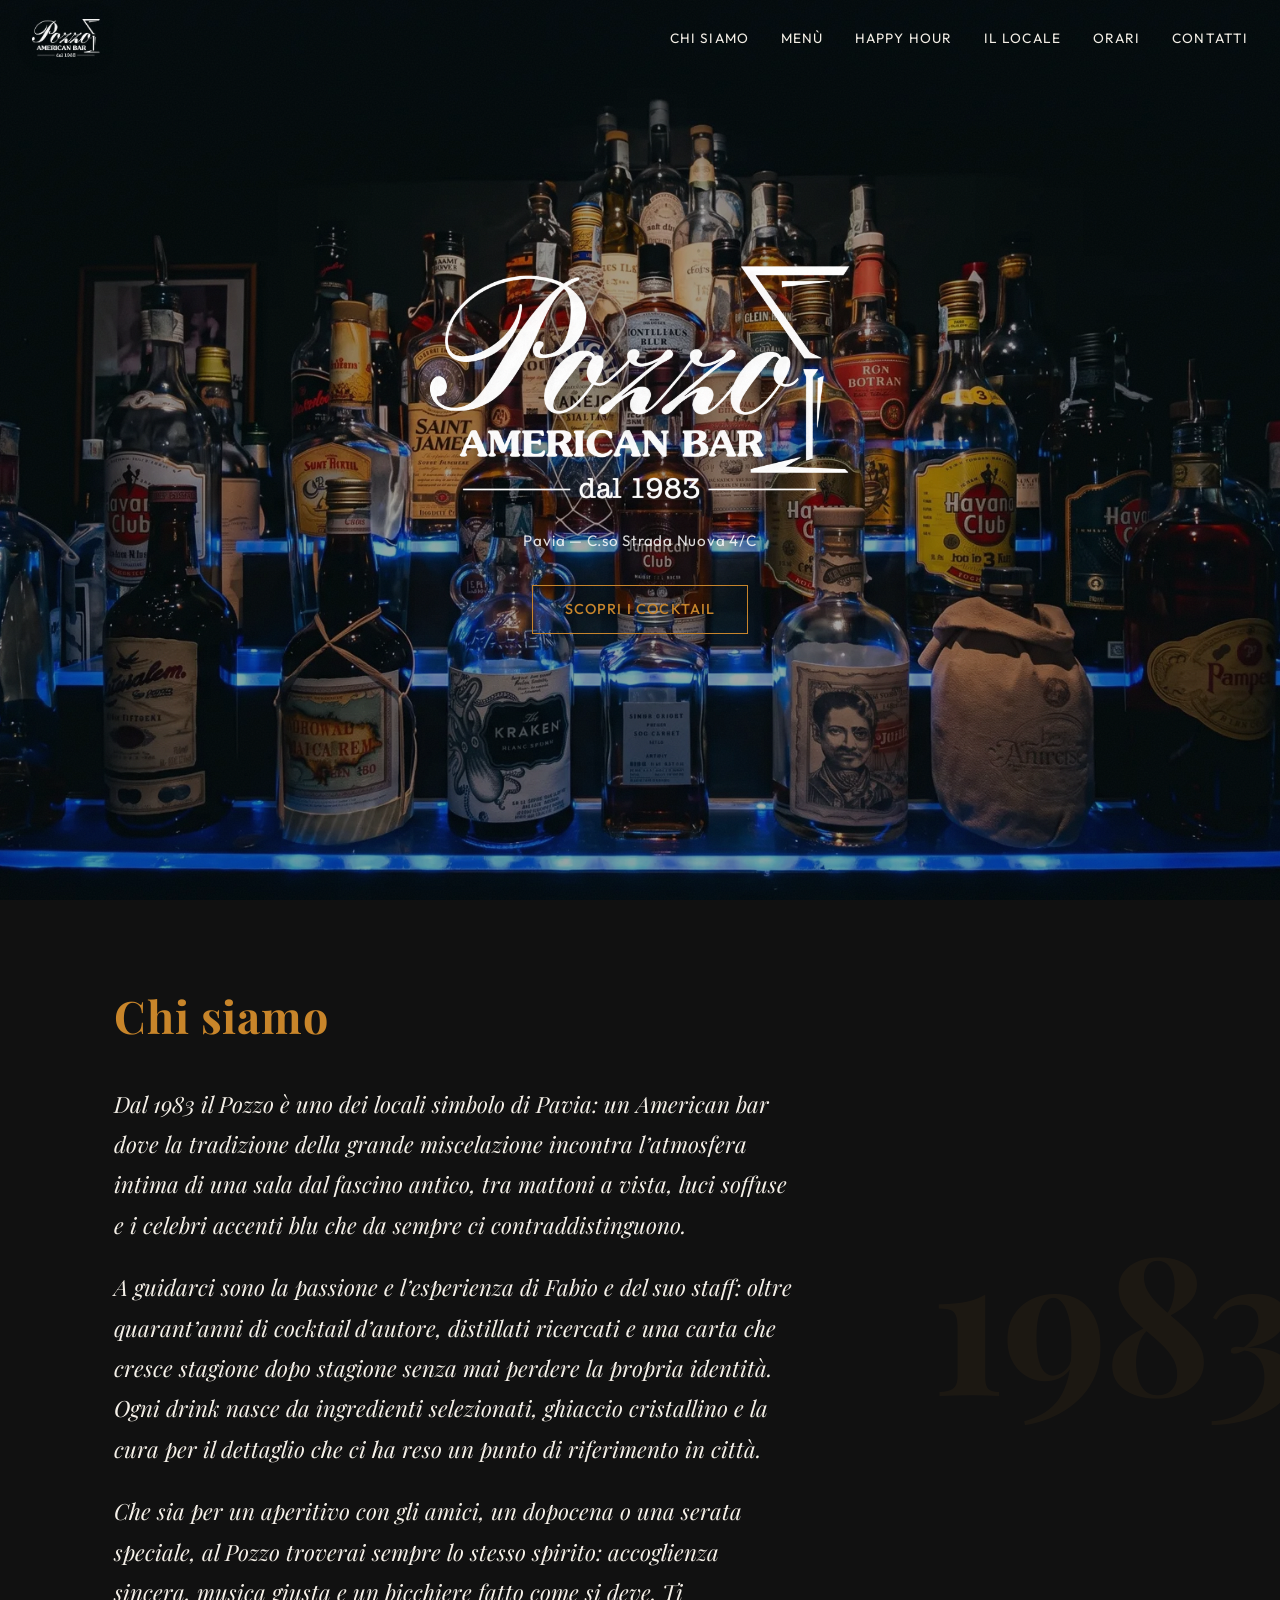
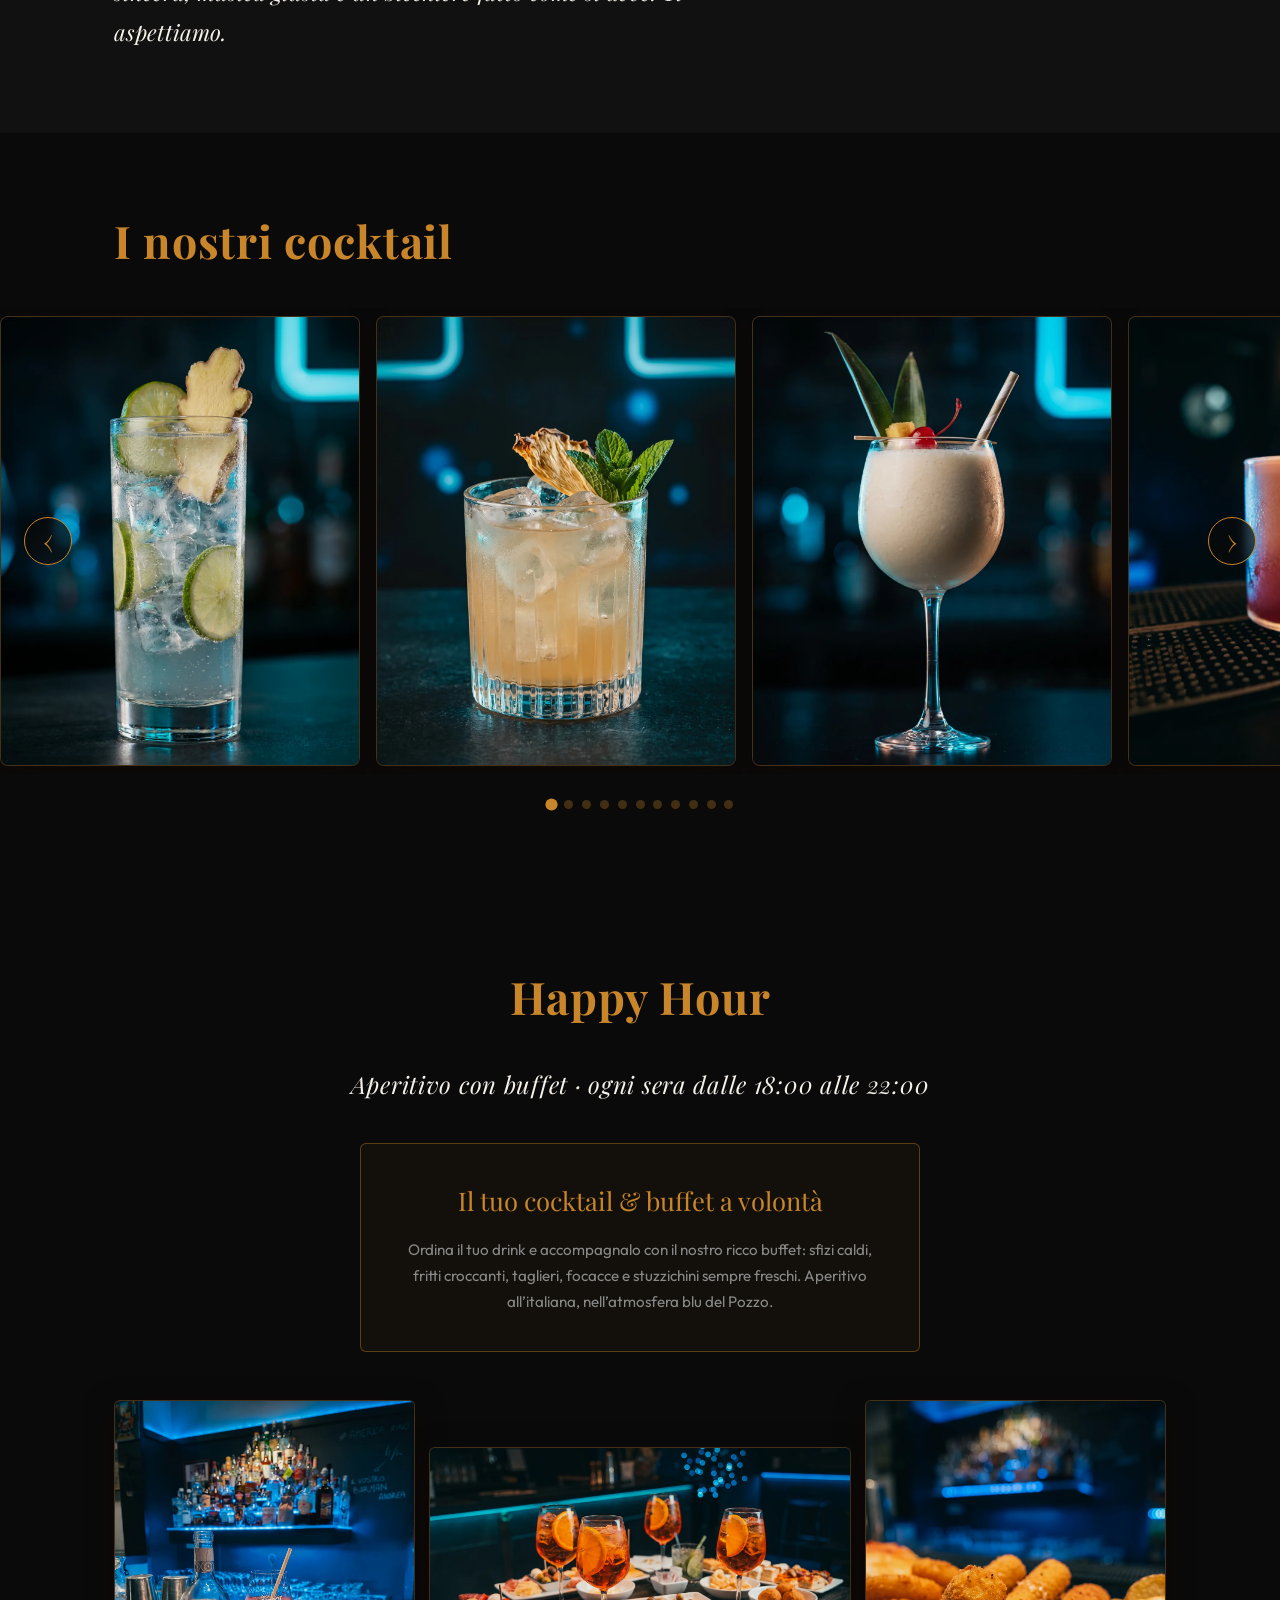
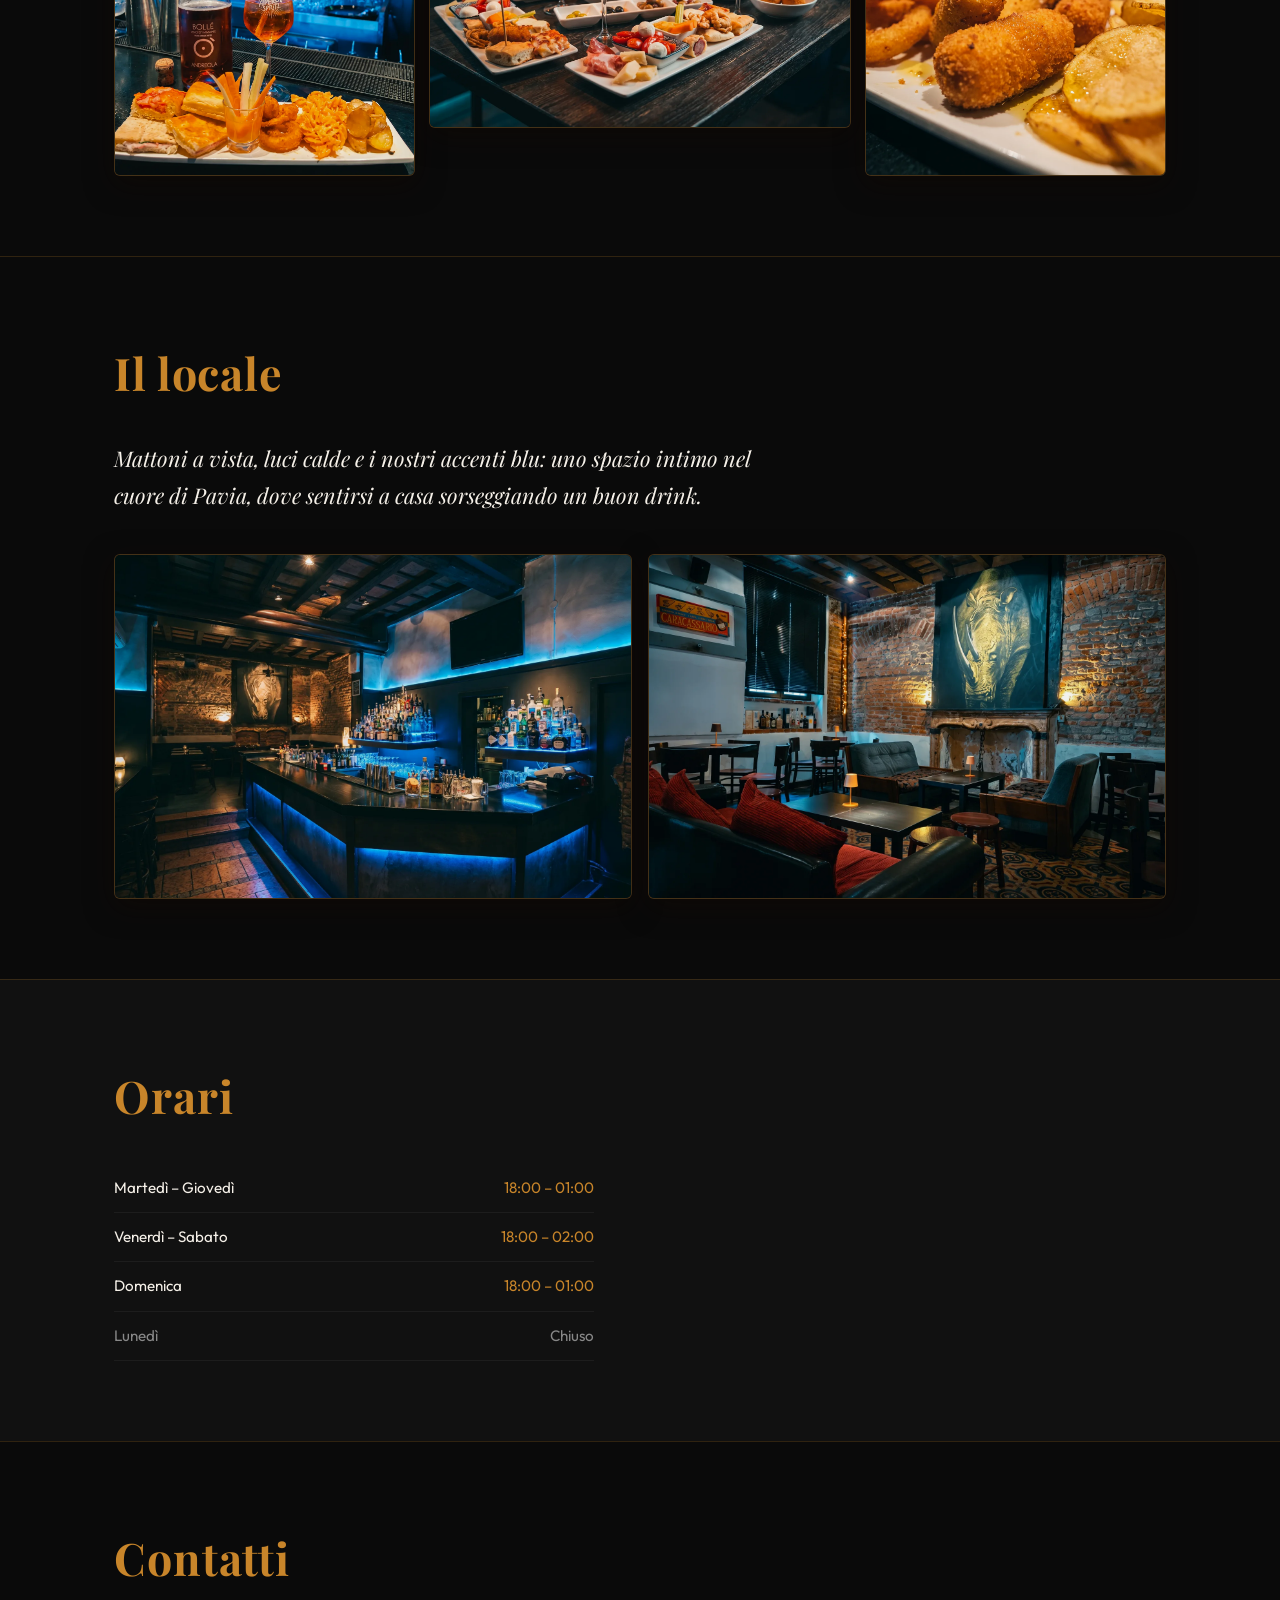
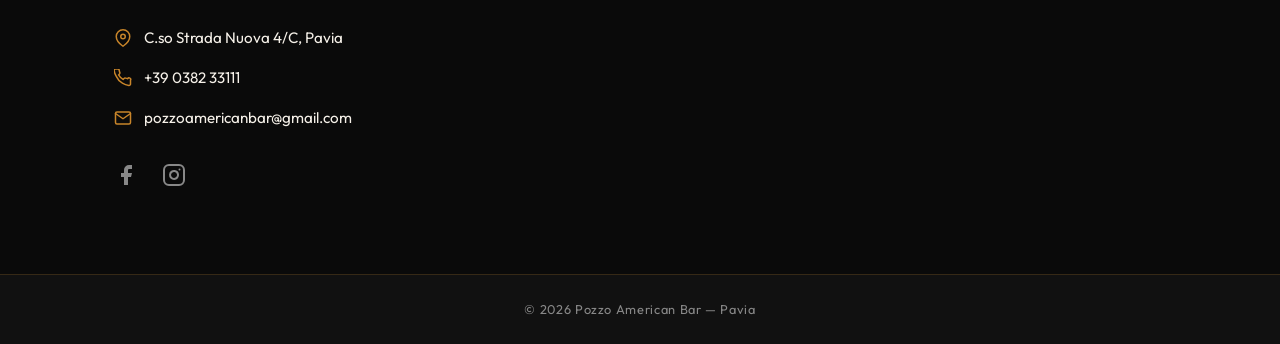
<file: index.html>
<!DOCTYPE html>
<html lang="it">
<head>
  <meta charset="UTF-8">
  <meta name="viewport" content="width=device-width, initial-scale=1.0">
  <meta name="description" content="Pozzo American Bar — Dal 1983 a Pavia. Cocktail d'autore.">
  <title>Pozzo American Bar — Pavia</title>
  <link rel="icon" type="image/png" href="assets/favicon.png">
  <meta property="og:title" content="Pozzo American Bar — Pavia">
  <meta property="og:description" content="Dal 1983 a Pavia. Cocktail d'autore nati dall'esperienza di Fabio e del suo staff.">
  <meta property="og:type" content="website">
  <meta property="og:image" content="assets/hero.webp">
  <meta name="twitter:card" content="summary_large_image">
  <link rel="preconnect" href="https://fonts.googleapis.com">
  <link rel="preconnect" href="https://fonts.gstatic.com" crossorigin>
  <link href="https://fonts.googleapis.com/css2?family=Outfit:wght@300;400;500;600&family=Playfair+Display:ital,wght@0,400;0,700;1,400&display=swap" rel="stylesheet">
  <link rel="stylesheet" href="style.css?v=7">
</head>
<body>
  <a href="#chi-siamo" class="skip-link">Vai al contenuto</a>

  <!-- NAVBAR -->
  <nav class="navbar" id="navbar">
    <a href="#hero" class="navbar__logo" aria-label="Pozzo American Bar"><img src="assets/logo-transparent.png?v=2" alt="Pozzo American Bar" height="38"></a>
    <button class="navbar__toggle" id="navToggle" aria-label="Menu" aria-expanded="false" aria-controls="navLinks">
      <span></span><span></span><span></span>
    </button>
    <ul class="navbar__links" id="navLinks">
      <li><a href="#chi-siamo">Chi siamo</a></li>
      <li><a href="menu.html">Menù</a></li>
      <li><a href="#happy-hour">Happy Hour</a></li>
      <li><a href="#locale">Il locale</a></li>
      <li><a href="#orari">Orari</a></li>
      <li><a href="#contatti">Contatti</a></li>
    </ul>
  </nav>

  <!-- HERO -->
  <section class="hero" id="hero">
    <div class="hero__overlay"></div>
    <div class="hero__content">
      <img src="assets/logo-transparent.png?v=2" alt="Pozzo American Bar" class="hero__logo">
<p class="hero__subtitle">Pavia &mdash; C.so Strada Nuova 4/C</p>
      <a href="#cocktail" class="btn">Scopri i cocktail</a>
    </div>
  </section>

  <!-- CHI SIAMO -->
  <section class="section chi-siamo fade-in" id="chi-siamo">
    <div class="container">
      <h2 class="section__title">Chi siamo</h2>
      <p class="chi-siamo__text">
        Dal 1983 il Pozzo &egrave; uno dei locali simbolo di Pavia: un American bar
        dove la tradizione della grande miscelazione incontra l&rsquo;atmosfera
        intima di una sala dal fascino antico, tra mattoni a vista, luci soffuse
        e i celebri accenti blu che da sempre ci contraddistinguono.
      </p>
      <p class="chi-siamo__text">
        A guidarci sono la passione e l&rsquo;esperienza di Fabio e del suo staff:
        oltre quarant&rsquo;anni di cocktail d&rsquo;autore, distillati ricercati e
        una carta che cresce stagione dopo stagione senza mai perdere la propria
        identit&agrave;. Ogni drink nasce da ingredienti selezionati, ghiaccio
        cristallino e la cura per il dettaglio che ci ha reso un punto di
        riferimento in citt&agrave;.
      </p>
      <p class="chi-siamo__text">
        Che sia per un aperitivo con gli amici, un dopocena o una serata speciale,
        al Pozzo troverai sempre lo stesso spirito: accoglienza sincera, musica
        giusta e un bicchiere fatto come si deve. Ti aspettiamo.
      </p>
    </div>
  </section>

  <!-- COCKTAIL CAROUSEL -->
  <section class="gallery fade-in" id="cocktail" aria-label="Fotografie dei cocktail d'autore">
    <div class="container">
      <h2 class="section__title">I nostri cocktail</h2>
    </div>
    <div class="carousel">
      <button class="carousel__arrow carousel__arrow--prev" id="carouselPrev" type="button" aria-label="Scorri indietro" aria-controls="cocktailTrack">&lsaquo;</button>
      <div class="carousel__track" id="cocktailTrack" tabindex="0" role="group" aria-label="Galleria cocktail scorrevole">
        <figure class="carousel__item"><img src="assets/ginozzo.webp" alt="Gin Ozzo — highball con lime, zenzero e ghiaccio cristallino" loading="lazy"></figure>
        <figure class="carousel__item"><img src="assets/modena.webp" alt="Modena Friends — cocktail on the rocks con ananas disidratato e menta" loading="lazy"></figure>
        <figure class="carousel__item"><img src="assets/pinacolada.webp" alt="Piña Colada — cremosa in coppa con ananas e ciliegia" loading="lazy"></figure>
        <figure class="carousel__item"><img src="assets/cocktail1-hero.webp" alt="Cocktail sour rosso d'autore del Pozzo American Bar" loading="lazy"></figure>
        <figure class="carousel__item"><img src="assets/cocktail2-hero.webp" alt="Long drink con guarnizione di agrume disidratato" loading="lazy"></figure>
        <figure class="carousel__item"><img src="assets/cocktail3-hero.webp" alt="Sour d'autore con schiuma vellutata" loading="lazy"></figure>
        <figure class="carousel__item"><img src="assets/cocktail4-hero.webp" alt="Long drink al pompelmo con twist d'agrume" loading="lazy"></figure>
        <figure class="carousel__item"><img src="assets/cocktail1-close.webp" alt="Dettaglio macro della schiuma del sour rosso" loading="lazy"></figure>
        <figure class="carousel__item"><img src="assets/cocktail2-close.webp" alt="Dettaglio macro dell'agrume disidratato sul ghiaccio" loading="lazy"></figure>
        <figure class="carousel__item"><img src="assets/cocktail3-close.webp" alt="Dettaglio macro della schiuma speziata del sour" loading="lazy"></figure>
        <figure class="carousel__item"><img src="assets/cocktail4-close.webp" alt="Dettaglio macro del twist di pompelmo" loading="lazy"></figure>
      </div>
      <button class="carousel__arrow carousel__arrow--next" id="carouselNext" type="button" aria-label="Scorri avanti" aria-controls="cocktailTrack">&rsaquo;</button>
    </div>
    <div class="carousel__dots" id="carouselDots" role="tablist" aria-label="Indicatori galleria cocktail"></div>
  </section>

  <!-- HAPPY HOUR -->
  <section class="section happy-hour fade-in" id="happy-hour">
    <div class="container">
      <h2 class="section__title">Happy Hour</h2>
      <p class="happy-hour__intro">Aperitivo con buffet &middot; ogni sera dalle 18:00 alle 22:00</p>
      <div class="happy-hour__card">
        <p class="happy-hour__deal">Il tuo cocktail &amp; buffet a volont&agrave;</p>
        <p class="happy-hour__note">
          Ordina il tuo drink e accompagnalo con il nostro ricco buffet:
          sfizi caldi, fritti croccanti, taglieri, focacce e stuzzichini
          sempre freschi. Aperitivo all&rsquo;italiana, nell&rsquo;atmosfera blu
          del Pozzo.
        </p>
      </div>
      <div class="aperitivo__gallery">
        <figure class="aperitivo__item aperitivo__item--tall"><img src="assets/aperitivo-1.webp" alt="Piatto di aperitivo con Aperol Spritz, fritti, focaccia e verdure al bancone del Pozzo" loading="lazy"></figure>
        <figure class="aperitivo__item aperitivo__item--wide"><img src="assets/aperitivo-2.webp" alt="Tavolata di aperitivo con più Spritz e vassoi di stuzzichini misti" loading="lazy"></figure>
        <figure class="aperitivo__item aperitivo__item--tall"><img src="assets/aperitivo-3.webp" alt="Dettaglio macro di crocchette e sfizi fritti dorati del buffet" loading="lazy"></figure>
      </div>
    </div>
  </section>

  <!-- IL LOCALE -->
  <section class="section locale fade-in" id="locale">
    <div class="container">
      <h2 class="section__title">Il locale</h2>
      <p class="locale__intro">
        Mattoni a vista, luci calde e i nostri accenti blu: uno spazio intimo
        nel cuore di Pavia, dove sentirsi a casa sorseggiando un buon drink.
      </p>
      <div class="locale__gallery">
        <figure class="locale__item"><img src="assets/locale-2.webp" alt="Il bancone bar del Pozzo con bottiglie illuminate dai LED blu" loading="lazy"></figure>
        <figure class="locale__item"><img src="assets/locale-1.webp" alt="La sala lounge del Pozzo con divani, mattoni a vista e il quadro del rinoceronte" loading="lazy"></figure>
      </div>
    </div>
  </section>

  <!-- ORARI -->
  <section class="section orari fade-in" id="orari">
    <div class="container">
      <h2 class="section__title">Orari</h2>
      <table class="orari__table">
        <tbody>
          <tr><td>Martedì – Giovedì</td><td>18:00 – 01:00</td></tr>
          <tr><td>Venerdì – Sabato</td><td>18:00 – 02:00</td></tr>
          <tr><td>Domenica</td><td>18:00 – 01:00</td></tr>
          <tr class="chiuso"><td>Lunedì</td><td>Chiuso</td></tr>
        </tbody>
      </table>
    </div>
  </section>

  <!-- CONTATTI -->
  <section class="section contatti fade-in" id="contatti">
    <div class="container">
      <h2 class="section__title">Contatti</h2>
      <div class="contatti__info">
        <p>
          <svg xmlns="http://www.w3.org/2000/svg" width="18" height="18" viewBox="0 0 24 24" fill="none" stroke="currentColor" stroke-width="2" stroke-linecap="round" stroke-linejoin="round"><path d="M21 10c0 7-9 13-9 13s-9-6-9-13a9 9 0 0118 0z"/><circle cx="12" cy="10" r="3"/></svg>
          C.so Strada Nuova 4/C, Pavia
        </p>
        <p>
          <svg xmlns="http://www.w3.org/2000/svg" width="18" height="18" viewBox="0 0 24 24" fill="none" stroke="currentColor" stroke-width="2" stroke-linecap="round" stroke-linejoin="round"><path d="M22 16.92v3a2 2 0 01-2.18 2 19.79 19.79 0 01-8.63-3.07A19.5 19.5 0 013.07 9.8 19.79 19.79 0 01.02 1.18 2 2 0 012 0h3a2 2 0 012 1.72c.12.96.36 1.9.72 2.81a2 2 0 01-.45 2.11L6.09 7.91a16 16 0 006 6l1.27-1.27a2 2 0 012.11-.45c.91.36 1.85.6 2.81.72A2 2 0 0122 14.92v2z"/></svg>
          <a href="tel:+39038233111">+39 0382 33111</a>
        </p>
        <p>
          <svg xmlns="http://www.w3.org/2000/svg" width="18" height="18" viewBox="0 0 24 24" fill="none" stroke="currentColor" stroke-width="2" stroke-linecap="round" stroke-linejoin="round"><path d="M4 4h16c1.1 0 2 .9 2 2v12c0 1.1-.9 2-2 2H4c-1.1 0-2-.9-2-2V6c0-1.1.9-2 2-2z"/><polyline points="22,6 12,13 2,6"/></svg>
          <a href="mailto:pozzoamericanbar@gmail.com">pozzoamericanbar@gmail.com</a>
        </p>
      </div>
      <div class="contatti__social">
        <a href="https://www.facebook.com/pozzodal1983?locale=it_IT" target="_blank" rel="noopener" aria-label="Facebook">
          <svg xmlns="http://www.w3.org/2000/svg" width="24" height="24" viewBox="0 0 24 24" fill="currentColor"><path d="M18 2h-3a5 5 0 00-5 5v3H7v4h3v8h4v-8h3l1-4h-4V7a1 1 0 011-1h3z"/></svg>
        </a>
        <a href="https://www.instagram.com/pozzodal1983?igsh=NWUwempmdTVpZ25l" target="_blank" rel="noopener" aria-label="Instagram">
          <svg xmlns="http://www.w3.org/2000/svg" width="24" height="24" viewBox="0 0 24 24" fill="none" stroke="currentColor" stroke-width="2" stroke-linecap="round" stroke-linejoin="round"><rect x="2" y="2" width="20" height="20" rx="5" ry="5"/><path d="M16 11.37A4 4 0 1112.63 8 4 4 0 0116 11.37z"/><line x1="17.5" y1="6.5" x2="17.51" y2="6.5"/></svg>
        </a>
      </div>
    </div>
  </section>

  <!-- FOOTER -->
  <footer class="footer">
    <p>&copy; 2026 Pozzo American Bar &mdash; Pavia</p>
  </footer>

  <script src="script.js?v=5"></script>
</body>
</html>
</file>
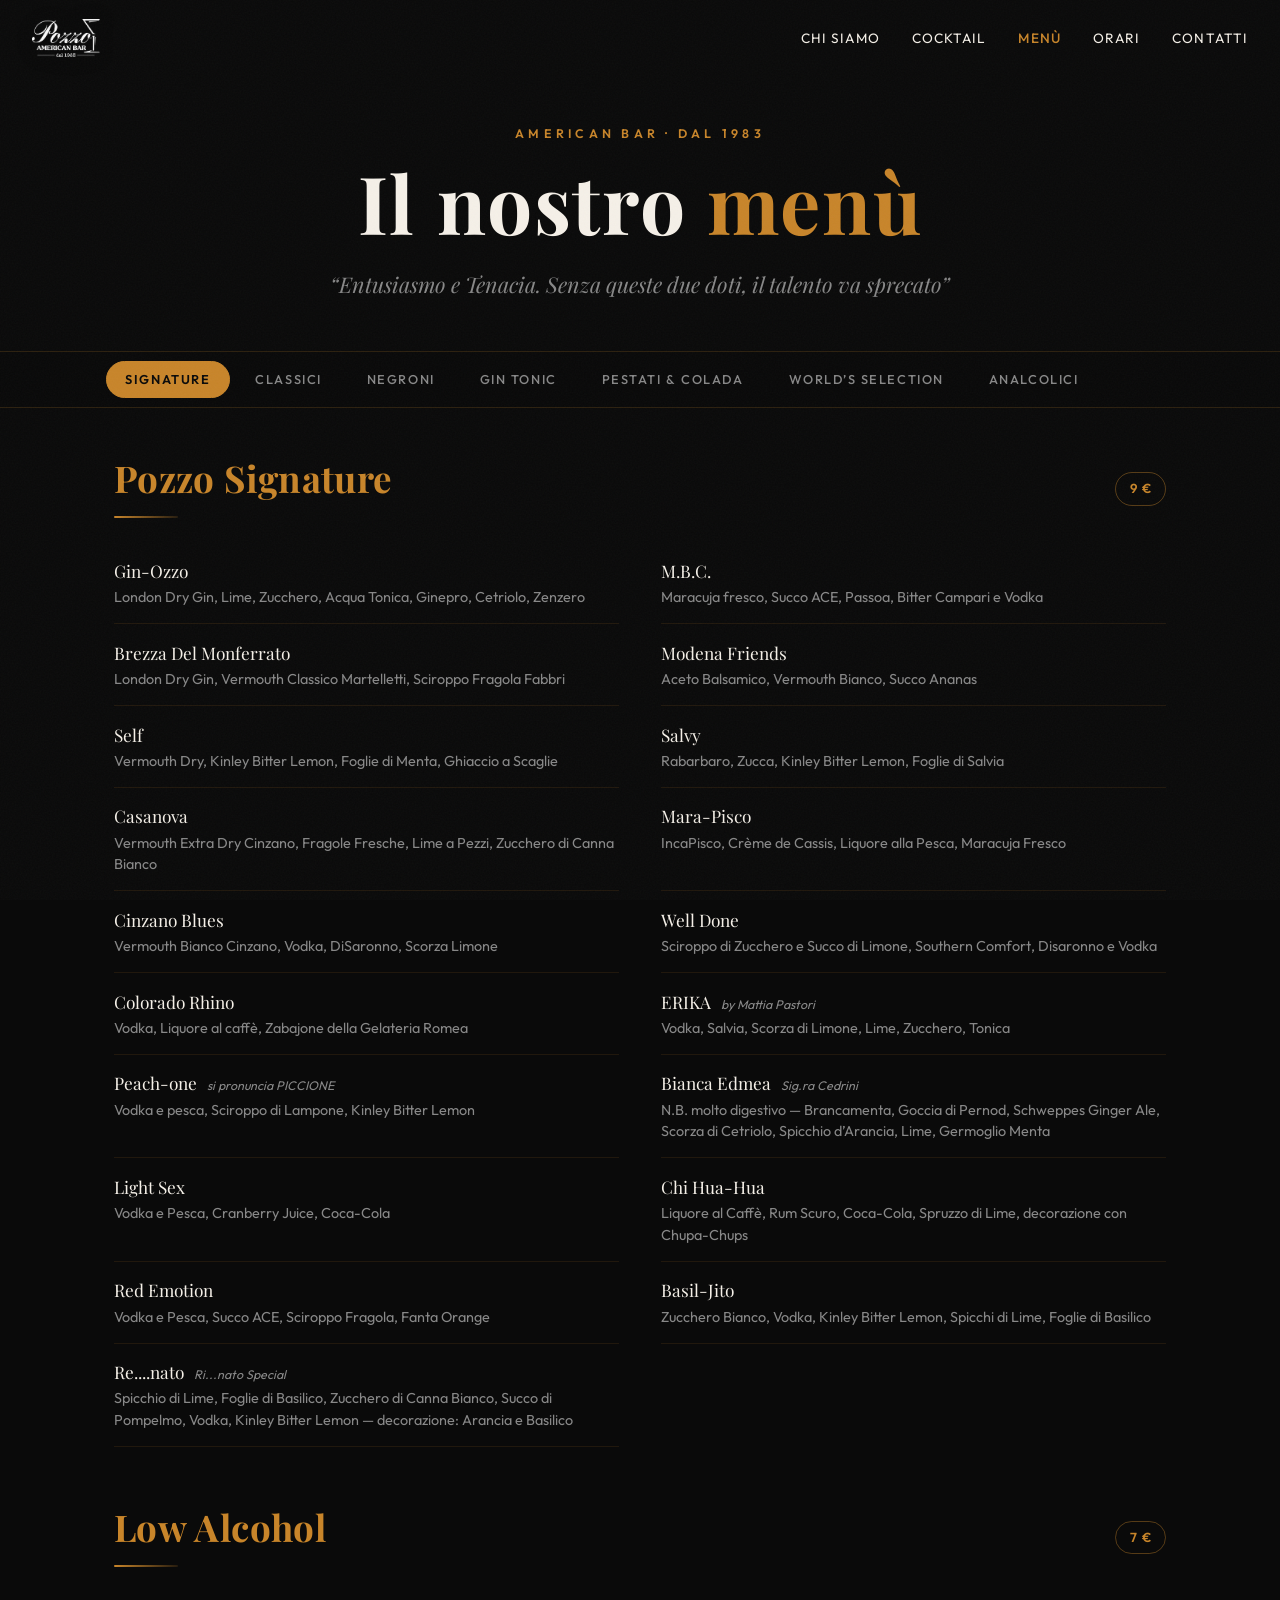
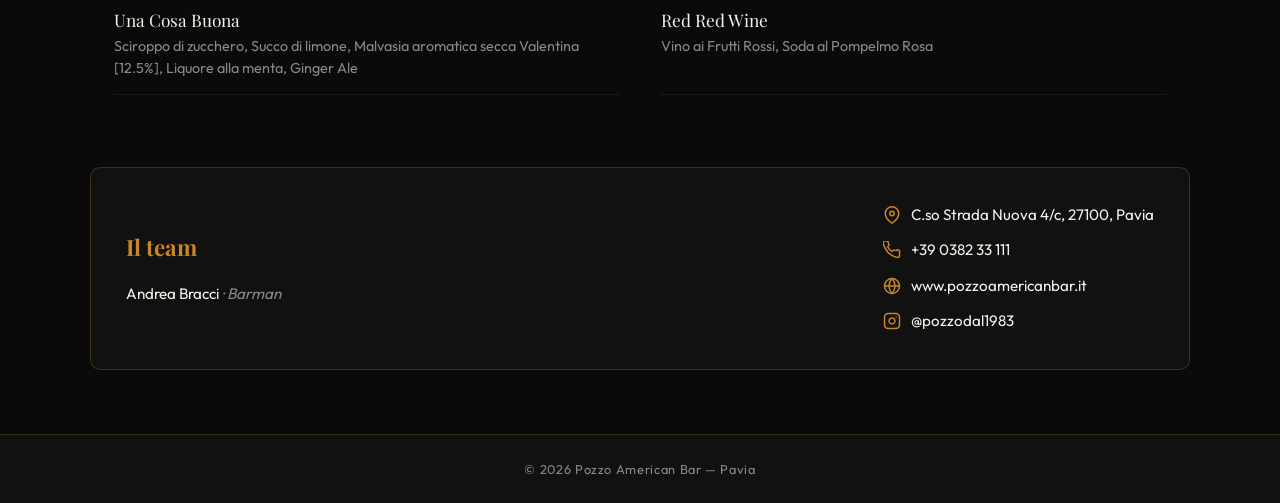
<file: menu.html>
<!DOCTYPE html>
<html lang="it">
<head>
  <meta charset="UTF-8">
  <meta name="viewport" content="width=device-width, initial-scale=1.0">
  <meta name="description" content="Il menù del Pozzo American Bar — Pavia. Cocktail d'autore, signature, gin tonic, analcolici e molto altro.">
  <title>Menù — Pozzo American Bar</title>
  <link rel="icon" type="image/png" href="assets/favicon.png">
  <meta name="theme-color" content="#0a0a0a">
  <link rel="preconnect" href="https://fonts.googleapis.com">
  <link rel="preconnect" href="https://fonts.gstatic.com" crossorigin>
  <link href="https://fonts.googleapis.com/css2?family=Outfit:wght@300;400;500;600&family=Playfair+Display:ital,wght@0,400;0,700;1,400&display=swap" rel="stylesheet">
  <link rel="stylesheet" href="style.css?v=4">
  <link rel="stylesheet" href="menu.css?v=3">
</head>
<body>
  <a href="#menu" class="skip-link">Vai al menù</a>

  <!-- NAVBAR -->
  <nav class="navbar" id="navbar">
    <a href="index.html#hero" class="navbar__logo" aria-label="Pozzo American Bar"><img src="assets/logo-transparent.png?v=2" alt="Pozzo American Bar" height="38"></a>
    <button class="navbar__toggle" id="navToggle" aria-label="Menu" aria-expanded="false" aria-controls="navLinks">
      <span></span><span></span><span></span>
    </button>
    <ul class="navbar__links" id="navLinks">
      <li><a href="index.html#chi-siamo">Chi siamo</a></li>
      <li><a href="index.html#cocktail">Cocktail</a></li>
      <li><a href="menu.html" class="active">Menù</a></li>
      <li><a href="index.html#orari">Orari</a></li>
      <li><a href="index.html#contatti">Contatti</a></li>
    </ul>
  </nav>

  <!-- HERO TITLE -->
  <section class="menu-hero">
    <span class="menu-hero__kicker">American Bar · dal 1983</span>
    <h1 class="menu-hero__title">Il nostro <span class="accent">menù</span></h1>
    <p class="menu-hero__quote">&ldquo;Entusiasmo e Tenacia. Senza queste due doti, il talento va sprecato&rdquo;</p>
  </section>

  <!-- TAB BAR -->
  <div class="tabbar" id="tabbar">
    <div class="tabbar__inner">
      <button class="tab-btn active" data-tab="signature" onclick="switchTab('signature')">Signature</button>
      <button class="tab-btn" data-tab="classici" onclick="switchTab('classici')">Classici</button>
      <button class="tab-btn" data-tab="negroni" onclick="switchTab('negroni')">Negroni</button>
      <button class="tab-btn" data-tab="gintonic" onclick="switchTab('gintonic')">Gin Tonic</button>
      <button class="tab-btn" data-tab="pestati" onclick="switchTab('pestati')">Pestati &amp; Colada</button>
      <button class="tab-btn" data-tab="worlds" onclick="switchTab('worlds')">World&rsquo;s Selection</button>
      <button class="tab-btn" data-tab="analcolici" onclick="switchTab('analcolici')">Analcolici</button>
    </div>
  </div>

  <main class="menu" id="menu">

    <!-- ===== SIGNATURE ===== -->
    <section class="tab-content active" id="signature">
      <div class="menu-cat">
        <div class="menu-cat__head"><h2 class="menu-cat__title">Pozzo Signature</h2><span class="menu-cat__price">9 €</span></div>
        <div class="menu-cat__rule"></div>
        <div class="menu-grid">
          <article class="menu-item"><div class="menu-item__top"><span class="menu-item__name">Gin-Ozzo</span></div><p class="menu-item__desc">London Dry Gin, Lime, Zucchero, Acqua Tonica, Ginepro, Cetriolo, Zenzero</p></article>
          <article class="menu-item"><div class="menu-item__top"><span class="menu-item__name">M.B.C.</span></div><p class="menu-item__desc">Maracuja fresco, Succo ACE, Passoa, Bitter Campari e Vodka</p></article>
          <article class="menu-item"><div class="menu-item__top"><span class="menu-item__name">Brezza Del Monferrato</span></div><p class="menu-item__desc">London Dry Gin, Vermouth Classico Martelletti, Sciroppo Fragola Fabbri</p></article>
          <article class="menu-item"><div class="menu-item__top"><span class="menu-item__name">Modena Friends</span></div><p class="menu-item__desc">Aceto Balsamico, Vermouth Bianco, Succo Ananas</p></article>
          <article class="menu-item"><div class="menu-item__top"><span class="menu-item__name">Self</span></div><p class="menu-item__desc">Vermouth Dry, Kinley Bitter Lemon, Foglie di Menta, Ghiaccio a Scaglie</p></article>
          <article class="menu-item"><div class="menu-item__top"><span class="menu-item__name">Salvy</span></div><p class="menu-item__desc">Rabarbaro, Zucca, Kinley Bitter Lemon, Foglie di Salvia</p></article>
          <article class="menu-item"><div class="menu-item__top"><span class="menu-item__name">Casanova</span></div><p class="menu-item__desc">Vermouth Extra Dry Cinzano, Fragole Fresche, Lime a Pezzi, Zucchero di Canna Bianco</p></article>
          <article class="menu-item"><div class="menu-item__top"><span class="menu-item__name">Mara-Pisco</span></div><p class="menu-item__desc">IncaPisco, Crème de Cassis, Liquore alla Pesca, Maracuja Fresco</p></article>
          <article class="menu-item"><div class="menu-item__top"><span class="menu-item__name">Cinzano Blues</span></div><p class="menu-item__desc">Vermouth Bianco Cinzano, Vodka, DiSaronno, Scorza Limone</p></article>
          <article class="menu-item"><div class="menu-item__top"><span class="menu-item__name">Well Done</span></div><p class="menu-item__desc">Sciroppo di Zucchero e Succo di Limone, Southern Comfort, Disaronno e Vodka</p></article>
          <article class="menu-item"><div class="menu-item__top"><span class="menu-item__name">Colorado Rhino</span></div><p class="menu-item__desc">Vodka, Liquore al caffè, Zabajone della Gelateria Romea</p></article>
          <article class="menu-item"><div class="menu-item__top"><span class="menu-item__name">ERIKA <span class="tag">by Mattia Pastori</span></span></div><p class="menu-item__desc">Vodka, Salvia, Scorza di Limone, Lime, Zucchero, Tonica</p></article>
          <article class="menu-item"><div class="menu-item__top"><span class="menu-item__name">Peach-one <span class="tag">si pronuncia PICCIONE</span></span></div><p class="menu-item__desc">Vodka e pesca, Sciroppo di Lampone, Kinley Bitter Lemon</p></article>
          <article class="menu-item"><div class="menu-item__top"><span class="menu-item__name">Bianca Edmea <span class="tag">Sig.ra Cedrini</span></span></div><p class="menu-item__desc">N.B. molto digestivo — Brancamenta, Goccia di Pernod, Schweppes Ginger Ale, Scorza di Cetriolo, Spicchio d&rsquo;Arancia, Lime, Germoglio Menta</p></article>
          <article class="menu-item"><div class="menu-item__top"><span class="menu-item__name">Light Sex</span></div><p class="menu-item__desc">Vodka e Pesca, Cranberry Juice, Coca-Cola</p></article>
          <article class="menu-item"><div class="menu-item__top"><span class="menu-item__name">Chi Hua-Hua</span></div><p class="menu-item__desc">Liquore al Caffè, Rum Scuro, Coca-Cola, Spruzzo di Lime, decorazione con Chupa-Chups</p></article>
          <article class="menu-item"><div class="menu-item__top"><span class="menu-item__name">Red Emotion</span></div><p class="menu-item__desc">Vodka e Pesca, Succo ACE, Sciroppo Fragola, Fanta Orange</p></article>
          <article class="menu-item"><div class="menu-item__top"><span class="menu-item__name">Basil-Jito</span></div><p class="menu-item__desc">Zucchero Bianco, Vodka, Kinley Bitter Lemon, Spicchi di Lime, Foglie di Basilico</p></article>
          <article class="menu-item"><div class="menu-item__top"><span class="menu-item__name">Re....nato <span class="tag">Ri...nato Special</span></span></div><p class="menu-item__desc">Spicchio di Lime, Foglie di Basilico, Zucchero di Canna Bianco, Succo di Pompelmo, Vodka, Kinley Bitter Lemon — decorazione: Arancia e Basilico</p></article>
        </div>
      </div>

      <div class="menu-cat">
        <div class="menu-cat__head"><h2 class="menu-cat__title">Low Alcohol</h2><span class="menu-cat__price">7 €</span></div>
        <div class="menu-cat__rule"></div>
        <div class="menu-grid">
          <article class="menu-item"><div class="menu-item__top"><span class="menu-item__name">Una Cosa Buona</span></div><p class="menu-item__desc">Sciroppo di zucchero, Succo di limone, Malvasia aromatica secca Valentina [12.5%], Liquore alla menta, Ginger Ale</p></article>
          <article class="menu-item"><div class="menu-item__top"><span class="menu-item__name">Red Red Wine</span></div><p class="menu-item__desc">Vino ai Frutti Rossi, Soda al Pompelmo Rosa</p></article>
        </div>
      </div>
    </section>

    <!-- ===== CLASSICI ===== -->
    <section class="tab-content" id="classici">
      <div class="menu-cat">
        <div class="menu-cat__head"><h2 class="menu-cat__title">After</h2><span class="menu-cat__price">8 €</span></div>
        <div class="menu-cat__rule"></div>
        <div class="menu-grid">
          <article class="menu-item"><div class="menu-item__top"><span class="menu-item__name">Alexander</span></div><p class="menu-item__desc">Panna Fresca, Crema di Cacao Scura, Cognac</p></article>
          <article class="menu-item"><div class="menu-item__top"><span class="menu-item__name">Alaska</span></div><p class="menu-item__desc">London Dry Gin, Chartreuse Gialla, Orange Bitter</p></article>
          <article class="menu-item"><div class="menu-item__top"><span class="menu-item__name">Daiquiri</span></div><p class="menu-item__desc">Havana 3 años, Succo di Lime, Sciroppo di Zucchero</p></article>
          <article class="menu-item"><div class="menu-item__top"><span class="menu-item__name">Godmother</span></div><p class="menu-item__desc">Vodka, Disaronno Originale</p></article>
          <article class="menu-item"><div class="menu-item__top"><span class="menu-item__name">Godfather</span></div><p class="menu-item__desc">Scotch Whisky, Disaronno Originale</p></article>
          <article class="menu-item"><div class="menu-item__top"><span class="menu-item__name">Kamikaze</span></div><p class="menu-item__desc">Vodka, Triple Sec, Succo di lime/limone</p></article>
          <article class="menu-item"><div class="menu-item__top"><span class="menu-item__name">Rusty Nail</span></div><p class="menu-item__desc">Scotch Whisky, Drambuie</p></article>
          <article class="menu-item"><div class="menu-item__top"><span class="menu-item__name">Old Fashioned</span></div><p class="menu-item__desc">Bourbon Whisky, Zolletta di Zucchero con Angostura, Selz</p></article>
          <article class="menu-item"><div class="menu-item__top"><span class="menu-item__name">Sidecar</span></div><p class="menu-item__desc">Cognac, Cointreau, Succo di lime/limone</p></article>
          <article class="menu-item"><div class="menu-item__top"><span class="menu-item__name">Savoy Corpse Reviver</span></div><p class="menu-item__desc">Cognac, Fernet Branca, Crema di Menta Bianca</p></article>
          <article class="menu-item"><div class="menu-item__top"><span class="menu-item__name">Scarlet O&rsquo;Hara</span></div><p class="menu-item__desc">Southern Comfort, Succo di lime/limone, Sciroppo di Lampone</p></article>
          <article class="menu-item"><div class="menu-item__top"><span class="menu-item__name">Stinger</span></div><p class="menu-item__desc">Cognac, Crema di Menta Bianca</p></article>
          <article class="menu-item"><div class="menu-item__top"><span class="menu-item__name">White Russian</span></div><p class="menu-item__desc">Vodka, Liquore al Caffè, Panna Fresca (non montata)</p></article>
        </div>
      </div>

      <div class="menu-cat">
        <div class="menu-cat__head"><h2 class="menu-cat__title">Long</h2><span class="menu-cat__price">9 €</span></div>
        <div class="menu-cat__rule"></div>
        <div class="menu-grid">
          <article class="menu-item"><div class="menu-item__top"><span class="menu-item__name">Fusettone</span></div><p class="menu-item__desc">Bitter Fusetti, Soda al Pompelmo</p></article>
          <article class="menu-item"><div class="menu-item__top"><span class="menu-item__name">Horse&rsquo;s Neck <span class="tag">with the kick</span></span></div><p class="menu-item__desc">Rye Whiskey, Angostura, Schweppes Ginger Ale, lunga scorza di limone</p></article>
          <article class="menu-item"><div class="menu-item__top"><span class="menu-item__name">Horse&rsquo;s Neck <span class="tag">versione inglese</span></span></div><p class="menu-item__desc">Cognac, Angostura, Schweppes Ginger Ale, lunga scorza di limone</p></article>
          <article class="menu-item"><div class="menu-item__top"><span class="menu-item__name">Singapore Sling</span></div><p class="menu-item__desc">London Dry Gin, Cherry Brandy, Succo di lime/limone, Seltz</p></article>
          <article class="menu-item"><div class="menu-item__top"><span class="menu-item__name">Tequila Sunrise</span></div><p class="menu-item__desc">Tequila Blanco, Succo d&rsquo;Arancia, Sciroppo di Granatina</p></article>
          <article class="menu-item"><div class="menu-item__top"><span class="menu-item__name">Cuba Libre</span></div><p class="menu-item__desc">Havana Club 3 años, Spruzzo di lime, Coca-Cola — N.B. preparato dal barman, prezzo subordinato al tipo di Rum</p></article>
          <article class="menu-item"><div class="menu-item__top"><span class="menu-item__name">Rum Highball o altri distillati</span></div><p class="menu-item__desc">Rum o altri distillati con allungante a scelta a parte — N.B. preparato dal cliente</p></article>
          <article class="menu-item"><div class="menu-item__top"><span class="menu-item__name">Salty Dog</span></div><p class="menu-item__desc">Vodka Bianca, Succo di Pompelmo, Bordatura di sale</p></article>
          <article class="menu-item"><div class="menu-item__top"><span class="menu-item__name">Paloma</span></div><p class="menu-item__desc">Tequila Blanco, Succo di Pompelmo, Sciroppo d&rsquo;Agave, Succo di Lime, Soda al Pompelmo</p></article>
          <article class="menu-item"><div class="menu-item__top"><span class="menu-item__name">Mai-Tai</span></div><p class="menu-item__desc">Blend di Rum, Orange Curacao, Falernum, Succo di Lime</p></article>
          <article class="menu-item"><div class="menu-item__top"><span class="menu-item__name">Mint-Julep</span><span class="menu-item__price">10 €</span></div><p class="menu-item__desc">Bourbon Whiskey, Menta Fresca e Zucchero di canna Bianco pestati nel mortaio e passati con colino. Decorazione: Germoglio di Menta con Zucchero</p></article>
          <article class="menu-item"><div class="menu-item__top"><span class="menu-item__name">Long Island Ice Tea</span></div><p class="menu-item__desc">Vodka, Gin, White Rum, Triple Sec, Sciroppo di Zucchero e Succo di Limone, Coca-Cola</p></article>
          <article class="menu-item"><div class="menu-item__top"><span class="menu-item__name">Texas Ice Tea</span></div><p class="menu-item__desc">Vodka, Gin, White Rum, Tequila, Sciroppo di Zucchero e Succo di Limone, Coca-Cola</p></article>
          <article class="menu-item"><div class="menu-item__top"><span class="menu-item__name">Sex on the Beach</span></div><p class="menu-item__desc">Vodka, Peach Tree, Cranberry Juice, Succo d&rsquo;Arancia</p></article>
          <article class="menu-item"><div class="menu-item__top"><span class="menu-item__name">Midori on the Beach</span></div><p class="menu-item__desc">Vodka, Midori, Cranberry Juice, Succo d&rsquo;Arancia Gialla</p></article>
          <article class="menu-item"><div class="menu-item__top"><span class="menu-item__name">Sea Breeze</span></div><p class="menu-item__desc">Vodka, Succo di Pompelmo, Succo di Cranberry</p></article>
          <article class="menu-item"><div class="menu-item__top"><span class="menu-item__name">Planters Punch Special</span></div><p class="menu-item__desc">Rum Scuro, Succo d&rsquo;Arancia, Succo di lime/limone, Sciroppo di Granatina, Seltz</p></article>
        </div>
      </div>
    </section>

    <!-- ===== NEGRONI ===== -->
    <section class="tab-content" id="negroni">
      <div class="menu-cat">
        <div class="menu-cat__head"><h2 class="menu-cat__title">Negroni Style</h2><span class="menu-cat__price">8 €</span></div>
        <div class="menu-cat__rule"></div>
        <div class="menu-grid">
          <article class="menu-item"><div class="menu-item__top"><span class="menu-item__name">Negroni</span></div><p class="menu-item__desc">London Dry Gin, Vermouth Rosso, Bitter Campari</p></article>
          <article class="menu-item"><div class="menu-item__top"><span class="menu-item__name">Cedrini</span></div><p class="menu-item__desc">Havana Club 3 años, Vermouth Rosè, Bitter Campari</p></article>
          <article class="menu-item"><div class="menu-item__top"><span class="menu-item__name">White Negroni</span></div><p class="menu-item__desc">Vermouth Dry, Suze Bitter, Jenever</p></article>
          <article class="menu-item"><div class="menu-item__top"><span class="menu-item__name">Negroni del Marinaio</span><span class="menu-item__price">9 €</span></div><p class="menu-item__desc">Vermouth Rosso, Bitter Fusetti, Mezcal, Liquore al Caffè</p></article>
          <article class="menu-item"><div class="menu-item__top"><span class="menu-item__name">Boulevardier</span></div><p class="menu-item__desc">Vermouth Rosso, Bitter Campari, Bourbon Whiskey</p></article>
          <article class="menu-item"><div class="menu-item__top"><span class="menu-item__name">Nuvolari <span class="tag">by Carmine Lamorte</span></span></div><p class="menu-item__desc">Bitter Campari, Vodka, Mirto</p></article>
        </div>
      </div>
    </section>

    <!-- ===== GIN TONIC ===== -->
    <section class="tab-content" id="gintonic">
      <div class="menu-cat">
        <div class="menu-cat__head"><h2 class="menu-cat__title">Gin Tonic — Pozzo Selection</h2><span class="menu-cat__price">10 €</span></div>
        <div class="menu-cat__rule"></div>
        <div class="menu-grid">
          <article class="menu-item"><div class="menu-item__top"><span class="menu-item__name">Nordès</span></div><span class="menu-item__country">Galizia</span><p class="menu-item__desc">Salvia, Menta, Ibisco, Tè</p></article>
          <article class="menu-item"><div class="menu-item__top"><span class="menu-item__name">Fabbri</span></div><span class="menu-item__country">Emilia Romagna</span><p class="menu-item__desc">Amarena</p></article>
          <article class="menu-item"><div class="menu-item__top"><span class="menu-item__name">Canaima</span></div><span class="menu-item__country">Venezuela</span><p class="menu-item__desc">Maracuja, Acaj, Cacao e Botaniche Amazzoniche</p></article>
          <article class="menu-item"><div class="menu-item__top"><span class="menu-item__name">Boodles</span></div><span class="menu-item__country">Regno Unito</span><p class="menu-item__desc">Salvia, Rosmarino, Noce moscata</p></article>
          <article class="menu-item"><div class="menu-item__top"><span class="menu-item__name">Roku</span></div><span class="menu-item__country">Giappone</span><p class="menu-item__desc">Sakura, Tè Sencha, Peperone, Yuzu</p></article>
          <article class="menu-item"><div class="menu-item__top"><span class="menu-item__name">Bareksten</span><span class="menu-item__price">12 €</span></div><span class="menu-item__country">Norvegia</span><p class="menu-item__desc">12 Botaniche Classiche</p></article>
          <article class="menu-item"><div class="menu-item__top"><span class="menu-item__name">Ginarte</span></div><span class="menu-item__country">Toscana</span><p class="menu-item__desc">Lavanda, Pino Mugo, Fiori di Sambuco</p></article>
          <article class="menu-item"><div class="menu-item__top"><span class="menu-item__name">Più Cinque</span></div><span class="menu-item__country">Veneto</span><p class="menu-item__desc">Salvia, Zenzero, Iris</p></article>
        </div>
      </div>
    </section>

    <!-- ===== PESTATI & COLADA ===== -->
    <section class="tab-content" id="pestati">
      <div class="menu-cat">
        <div class="menu-cat__head"><h2 class="menu-cat__title">Pestati</h2><span class="menu-cat__price">8 €</span></div>
        <div class="menu-cat__rule"></div>
        <p class="menu-cat__sub">Pozzo&rsquo;s Signature</p>
        <div class="menu-grid">
          <article class="menu-item"><div class="menu-item__top"><span class="menu-item__name">Pazzo Pozzo-Pozzo Pazzo</span></div><p class="menu-item__desc">Cachaça, Vermouth Dry, spruzzo Apricot Brandy, Mandarino, Lime, Zucchero di canna bianco pestati</p></article>
          <article class="menu-item"><div class="menu-item__top"><span class="menu-item__name">Caipiorange</span></div><p class="menu-item__desc">Lime e Arancia a pezzi, Zucchero di canna, Vodka, Succo ACE</p></article>
          <article class="menu-item"><div class="menu-item__top"><span class="menu-item__name">Lond-ihna</span></div><p class="menu-item__desc">London Dry Gin, Lime a pezzi, Zucchero di canna</p></article>
        </div>
        <p class="menu-cat__sub">Classici</p>
        <div class="menu-grid">
          <article class="menu-item"><div class="menu-item__top"><span class="menu-item__name">Caipirinha</span></div><p class="menu-item__desc">Lime a pezzi, Zucchero di canna, Cachaça</p></article>
          <article class="menu-item"><div class="menu-item__top"><span class="menu-item__name">Caipiroska</span></div><p class="menu-item__desc">Lime a pezzi, Zucchero di canna, Vodka</p></article>
          <article class="menu-item"><div class="menu-item__top"><span class="menu-item__name">Caipi-Frutta</span></div><p class="menu-item__desc">Come sopra con frutta fresca preferita</p></article>
          <article class="menu-item"><div class="menu-item__top"><span class="menu-item__name">Caipirissima</span></div><p class="menu-item__desc">Con il Vostro Rum preferito — prezzo subordinato al tipo di Rum scelto</p></article>
        </div>
      </div>

      <div class="menu-cat">
        <div class="menu-cat__head"><h2 class="menu-cat__title">Colada&rsquo;s</h2><span class="menu-cat__price">8 €</span></div>
        <div class="menu-cat__rule"></div>
        <div class="menu-grid">
          <article class="menu-item"><div class="menu-item__top"><span class="menu-item__name">Pina Colada Special</span></div><p class="menu-item__desc">Rum Scuro, Latte di Cocco, Succo d&rsquo;Ananas e Ananas Fresca, Latte Condensato</p></article>
          <article class="menu-item"><div class="menu-item__top"><span class="menu-item__name">Pinky Colada</span></div><p class="menu-item__desc">Rum Bianco, Latte di Cocco, Fragole Frullate, Succo d&rsquo;Ananas</p></article>
          <article class="menu-item"><div class="menu-item__top"><span class="menu-item__name">Cio - Colada</span></div><p class="menu-item__desc">Rum Scuro, Latte di Cocco, Crema di Cacao Scura, Succo d&rsquo;Ananas</p></article>
          <article class="menu-item"><div class="menu-item__top"><span class="menu-item__name">Amaretto Colada</span></div><p class="menu-item__desc">Rum Scuro, Latte di Cocco, Disaronno Originale, Succo d&rsquo;Ananas</p></article>
        </div>
      </div>
    </section>

    <!-- ===== WORLD'S SELECTION ===== -->
    <section class="tab-content" id="worlds">
      <div class="menu-cat">
        <div class="menu-cat__head"><h2 class="menu-cat__title">World&rsquo;s Selection</h2><span class="menu-cat__price">PRE · 8 €</span></div>
        <div class="menu-cat__rule"></div>
        <div class="menu-grid">
          <article class="menu-item"><div class="menu-item__top"><span class="menu-item__name">Americano</span></div><p class="menu-item__desc">Vermouth Rosso, Bitter Campari, Seltz</p></article>
          <article class="menu-item"><div class="menu-item__top"><span class="menu-item__name">Cosmopolitan</span></div><p class="menu-item__desc">Vodka, Cointreau, Cranberry Juice, Cordial Lime</p></article>
          <article class="menu-item"><div class="menu-item__top"><span class="menu-item__name">Basil Smash</span></div><p class="menu-item__desc">Sciroppo di Zucchero e Succo di Limone, London Dry Gin, Foglie di Basilico</p></article>
          <article class="menu-item"><div class="menu-item__top"><span class="menu-item__name">Manhattan</span><span class="menu-item__price">9 €</span></div><p class="menu-item__desc">Rye Whiskey, Vermouth Rosso, Angostura</p></article>
          <article class="menu-item"><div class="menu-item__top"><span class="menu-item__name">Red Snapper</span><span class="menu-item__price">10 €</span></div><p class="menu-item__desc">Succo di Pomodoro condito e Gin Mare</p></article>
          <article class="menu-item"><div class="menu-item__top"><span class="menu-item__name">Porno Star Martini</span><span class="menu-item__price">10 €</span></div><p class="menu-item__desc">Sciroppo di Zucchero e Succo di Limone, Maracuja fresco, Vaniglia, Passoa, Vodka — Prosecco a parte</p></article>
          <article class="menu-item"><div class="menu-item__top"><span class="menu-item__name">Paper Plane</span></div><p class="menu-item__desc">Bourbon Whiskey, Aperol, Amaro Nonino, Succo di Lime</p></article>
          <article class="menu-item"><div class="menu-item__top"><span class="menu-item__name">French 75</span></div><p class="menu-item__desc">Sciroppo di zucchero e Succo di Limone, London Dry Gin, Spumante Metodo Classico</p></article>
          <article class="menu-item"><div class="menu-item__top"><span class="menu-item__name">Gimlet</span></div><p class="menu-item__desc">Rose&rsquo;s Lime Juice Cordial, London Dry Gin, Seltz</p></article>
          <article class="menu-item"><div class="menu-item__top"><span class="menu-item__name">Martinez</span></div><p class="menu-item__desc">London Dry Gin, Vermouth rosso, Maraschino e Orange Bitter</p></article>
          <article class="menu-item"><div class="menu-item__top"><span class="menu-item__name">Garibaldi</span></div><p class="menu-item__desc">Campari, Spremuta d&rsquo;Arancia</p></article>
          <article class="menu-item"><div class="menu-item__top"><span class="menu-item__name">Margarita</span></div><p class="menu-item__desc">Tequila Blanco, Succo di Lime, Triple Sec e bordatura di sale</p></article>
          <article class="menu-item"><div class="menu-item__top"><span class="menu-item__name">Tommy&rsquo;s Margarita</span></div><p class="menu-item__desc">Tequila Blanco, Succo di Lime, Sciroppo d&rsquo;Agave</p></article>
        </div>
      </div>
    </section>

    <!-- ===== ANALCOLICI ===== -->
    <section class="tab-content" id="analcolici">
      <div class="menu-cat">
        <div class="menu-cat__head"><h2 class="menu-cat__title">Analcolici</h2><span class="menu-cat__price">7 €</span></div>
        <div class="menu-cat__rule"></div>
        <p class="menu-cat__sub">World&rsquo;s Selection</p>
        <div class="menu-grid">
          <article class="menu-item"><div class="menu-item__top"><span class="menu-item__name">Florida</span></div><p class="menu-item__desc">Succo di Pompelmo, Succo d&rsquo;arancia, Succo di limone/lime, Sciroppo di zucchero, Seltz e menta</p></article>
          <article class="menu-item"><div class="menu-item__top"><span class="menu-item__name">Shirley Temple <span class="tag">versione Americana</span></span></div><p class="menu-item__desc">Succo di limone/lime, sciroppo di granatina, Schweppes Ginger Ale</p></article>
          <article class="menu-item"><div class="menu-item__top"><span class="menu-item__name">Virgin Mary</span></div><p class="menu-item__desc">Succo di pomodoro condito</p></article>
          <article class="menu-item"><div class="menu-item__top"><span class="menu-item__name">Horse&rsquo;s Neck originale</span></div><p class="menu-item__desc">Angostura, Schweppes Ginger Ale, lunga scorza di limone</p></article>
          <article class="menu-item"><div class="menu-item__top"><span class="menu-item__name">Virgin Colada special</span></div><p class="menu-item__desc">Latte di Cocco, Succo d&rsquo;ananas, Latte condensato</p></article>
        </div>
        <p class="menu-cat__sub">Pozzo&rsquo;s Signature</p>
        <div class="menu-grid">
          <article class="menu-item"><div class="menu-item__top"><span class="menu-item__name">Tanqueray 0.0% Tonic</span></div><p class="menu-item__desc">Coriandolo, Ginepro, Angelica, Liquirizia</p></article>
          <article class="menu-item"><div class="menu-item__top"><span class="menu-item__name">Re...Nato Analcolico</span></div><p class="menu-item__desc">Succo di lime, Foglie di basilico, Zucchero di canna bianco, Succo di pompelmo, Tonica, Lemonsoda</p></article>
          <article class="menu-item"><div class="menu-item__top"><span class="menu-item__name">Pozzo new Age</span></div><p class="menu-item__desc">Succo di lime, Succo ai frutti di bosco, Succo d&rsquo;arancia, Sciroppo alla mela verde, Kinley Bitter Lemon</p></article>
          <article class="menu-item"><div class="menu-item__top"><span class="menu-item__name">Kiwi-Exotic</span></div><p class="menu-item__desc">Succo di lime, Succo di ananas e Tropicale, Sciroppo di kiwi, Fanta Orange</p></article>
          <article class="menu-item"><div class="menu-item__top"><span class="menu-item__name">Raspberry Kiss</span></div><p class="menu-item__desc">Cranberry Juice, Sciroppo di lampone, Succo d&rsquo;arancia e limone, Seltz</p></article>
        </div>
      </div>
    </section>

  </main>

  <!-- TEAM + CONTACTS -->
  <section class="menu-team">
    <div>
      <h2 class="menu-team__title">Il team</h2>
      <div class="menu-team__people">
        <p class="menu-team__person">Andrea Bracci <span>· Barman</span></p>
      </div>
    </div>
    <div class="menu-team__contacts">
      <p>
        <svg xmlns="http://www.w3.org/2000/svg" width="18" height="18" viewBox="0 0 24 24" fill="none" stroke="currentColor" stroke-width="2" stroke-linecap="round" stroke-linejoin="round"><path d="M21 10c0 7-9 13-9 13s-9-6-9-13a9 9 0 0118 0z"/><circle cx="12" cy="10" r="3"/></svg>
        C.so Strada Nuova 4/c, 27100, Pavia
      </p>
      <a href="tel:+39038233111">
        <svg xmlns="http://www.w3.org/2000/svg" width="18" height="18" viewBox="0 0 24 24" fill="none" stroke="currentColor" stroke-width="2" stroke-linecap="round" stroke-linejoin="round"><path d="M22 16.92v3a2 2 0 01-2.18 2 19.79 19.79 0 01-8.63-3.07A19.5 19.5 0 013.07 9.8 19.79 19.79 0 01.02 1.18 2 2 0 012 0h3a2 2 0 012 1.72c.12.96.36 1.9.72 2.81a2 2 0 01-.45 2.11L6.09 7.91a16 16 0 006 6l1.27-1.27a2 2 0 012.11-.45c.91.36 1.85.6 2.81.72A2 2 0 0122 14.92v2z"/></svg>
        +39 0382 33 111
      </a>
      <a href="https://www.pozzoamericanbar.it" target="_blank" rel="noopener">
        <svg xmlns="http://www.w3.org/2000/svg" width="18" height="18" viewBox="0 0 24 24" fill="none" stroke="currentColor" stroke-width="2" stroke-linecap="round" stroke-linejoin="round"><circle cx="12" cy="12" r="10"/><line x1="2" y1="12" x2="22" y2="12"/><path d="M12 2a15.3 15.3 0 014 10 15.3 15.3 0 01-4 10 15.3 15.3 0 01-4-10 15.3 15.3 0 014-10z"/></svg>
        www.pozzoamericanbar.it
      </a>
      <a href="https://www.instagram.com/pozzodal1983" target="_blank" rel="noopener">
        <svg xmlns="http://www.w3.org/2000/svg" width="18" height="18" viewBox="0 0 24 24" fill="none" stroke="currentColor" stroke-width="2" stroke-linecap="round" stroke-linejoin="round"><rect x="2" y="2" width="20" height="20" rx="5" ry="5"/><path d="M16 11.37A4 4 0 1112.63 8 4 4 0 0116 11.37z"/><line x1="17.5" y1="6.5" x2="17.51" y2="6.5"/></svg>
        @pozzodal1983
      </a>
    </div>
  </section>

  <footer class="footer">
    <p>&copy; 2026 Pozzo American Bar &mdash; Pavia</p>
  </footer>

  <script src="script.js?v=3"></script>
  <script src="menu.js?v=2"></script>
</body>
</html>
</file>
<file: style.css>
/* ── Variables ── */
:root {
  --bg-primary: #0a0a0a;
  --bg-secondary: #111111;
  --accent: #c8852a;
  --accent-glow: rgba(200, 133, 42, 0.3);
  --text-primary: #f5f0e8;
  --text-muted: #888888;
  --font-serif: 'Playfair Display', serif;
  --font-sans: 'Outfit', sans-serif;
  --section-padding: 5rem 0;
  --container-width: 1100px;
  --transition: 0.3s ease;
}

/* ── Reset ── */
*, *::before, *::after { box-sizing: border-box; margin: 0; padding: 0; }
html { scroll-behavior: smooth; }
body {
  background-color: var(--bg-primary);
  color: var(--text-primary);
  font-family: var(--font-sans);
  font-size: 1rem;
  line-height: 1.6;
  overflow-x: clip;   /* guard against horizontal scroll WITHOUT breaking position:fixed on iOS Safari */
}
body::after {
  content: '';
  position: fixed;
  inset: 0;
  pointer-events: none;
  z-index: 9998;
  opacity: 0.035;
  background-image: url("data:image/svg+xml,%3Csvg xmlns='http://www.w3.org/2000/svg' width='200' height='200'%3E%3Cfilter id='n'%3E%3CfeTurbulence type='fractalNoise' baseFrequency='0.65' numOctaves='3' stitchTiles='stitch'/%3E%3C/filter%3E%3Crect width='200' height='200' filter='url(%23n)'/%3E%3C/svg%3E");
  background-size: 200px 200px;
}
a { color: inherit; text-decoration: none; }
ul { list-style: none; }
img { display: block; max-width: 100%; }

/* ── Skip link ── */
.skip-link {
  position: absolute;
  top: -100%;
  left: 1rem;
  padding: 0.5rem 1rem;
  background: var(--accent);
  color: var(--bg-primary);
  font-size: 0.85rem;
  font-weight: 600;
  z-index: 10000;
  transition: top 0.2s ease;
}
.skip-link:focus { top: 1rem; }

/* ── Utilities ── */
.container {
  max-width: var(--container-width);
  margin: 0 auto;
  padding: 0 1.5rem;
}
.accent { color: var(--accent); }

.section { padding: var(--section-padding); }
.section + .section { border-top: 1px solid rgba(200, 133, 42, 0.2); }

.section__title {
  font-family: var(--font-serif);
  font-size: clamp(1.8rem, 4vw, 2.8rem);
  color: var(--accent);
  margin-bottom: 2rem;
  letter-spacing: 0.02em;
  text-wrap: balance;
}

/* ── Fade-in ── */
.fade-in { opacity: 0; transform: translateY(24px); transition: opacity 0.6s ease, transform 0.6s ease; }
.fade-in.visible { opacity: 1; transform: translateY(0); }

/* ── Button ── */
.btn {
  display: inline-block;
  margin-top: 2rem;
  padding: 0.75rem 2rem;
  border: 1px solid var(--accent);
  color: var(--accent);
  font-family: var(--font-sans);
  font-size: 0.9rem;
  font-weight: 500;
  letter-spacing: 0.08em;
  text-transform: uppercase;
  transition: background-color var(--transition), color var(--transition), transform 0.15s ease;
}
.btn:hover { background-color: var(--accent); color: var(--bg-primary); }
.btn:active { transform: scale(0.97) translateY(1px); }

/* ── Navbar ── */
.navbar {
  position: fixed;
  top: 0; left: 0; right: 0;
  z-index: 100;
  display: flex;
  align-items: center;
  justify-content: space-between;
  padding: 1.2rem 2rem;
  transition: background-color var(--transition), border-bottom var(--transition);
}
.navbar.scrolled {
  background-color: var(--bg-secondary);
  border-bottom: 1px solid var(--accent);
}
.navbar__logo {
  display: inline-flex;
  align-items: center;
}
.navbar__logo img {
  height: 38px;
  width: auto;
  display: block;
  filter: drop-shadow(0 2px 8px rgba(0, 0, 0, 0.55));
  transition: height var(--transition);
}
.navbar.scrolled .navbar__logo img { height: 32px; }
.navbar__links {
  display: flex;
  gap: 2rem;
}
.navbar__links a {
  font-size: 0.85rem;
  font-weight: 400;
  letter-spacing: 0.08em;
  text-transform: uppercase;
  color: var(--text-primary);
  transition: color var(--transition);
}
.navbar__links a:hover { color: var(--accent); }
.navbar__links a.active { color: var(--accent); font-weight: 500; }

.navbar__toggle {
  display: none;
  flex-direction: column;
  gap: 5px;
  background: none;
  border: none;
  cursor: pointer;
  padding: 0.25rem;
}
.navbar__toggle span {
  display: block;
  width: 24px;
  height: 2px;
  background-color: var(--text-primary);
  transition: var(--transition);
}

/* ── Hero ── */
.hero {
  position: relative;
  min-height: 100dvh;
  background-image: url('assets/hero.webp?v=2');
  background-size: cover;
  background-position: center center;
  display: flex;
  align-items: center;
  justify-content: center;
  text-align: center;
}
.hero__overlay {
  position: absolute;
  inset: 0;
  background-color: rgba(0, 0, 0, 0.35);
}
.hero__content {
  position: relative;
  z-index: 1;
  padding: 1rem;
}
.hero__logo {
  width: clamp(200px, 40vw, 420px);
  height: auto;
  margin: 0 auto 1.8rem;   /* centre the block logo */
  filter: drop-shadow(0 2px 12px rgba(0,0,0,0.5));
}
.hero__tagline {
  font-family: var(--font-serif);
  font-size: clamp(1rem, 3vw, 1.5rem);
  color: var(--text-primary);
  letter-spacing: 0.15em;
  text-transform: uppercase;
  margin-bottom: 0.5rem;
}
.hero__subtitle {
  font-size: 0.95rem;
  color: rgba(255, 255, 255, 0.85);
  letter-spacing: 0.05em;
}

/* ── Chi siamo ── */
.chi-siamo {
  background-color: var(--bg-secondary);
  position: relative;
  overflow: hidden;
}
.chi-siamo::before {
  content: '1983';
  position: absolute;
  right: -1rem;
  top: 50%;
  transform: translateY(-50%);
  font-family: var(--font-serif);
  font-size: clamp(7rem, 15vw, 13rem);
  font-weight: 700;
  color: var(--accent);
  opacity: 0.06;
  pointer-events: none;
  user-select: none;
  line-height: 1;
  letter-spacing: -0.02em;
}
.chi-siamo__text {
  font-family: var(--font-serif);
  font-size: clamp(1.1rem, 2.5vw, 1.4rem);
  color: var(--text-primary);
  max-width: 680px;
  line-height: 1.8;
  font-style: italic;
  position: relative;
  z-index: 1;
}
.chi-siamo__text + .chi-siamo__text { margin-top: 1.4rem; }

/* ── Cocktail ── */
.cocktail__intro {
  font-size: 1rem;
  color: var(--text-muted);
  margin-bottom: 2.5rem;
  letter-spacing: 0.05em;
}
.cocktail__grid {
  display: grid;
  grid-template-columns: repeat(3, 1fr);
  gap: 1rem;
}
.card {
  display: flex;
  align-items: center;
  gap: 0.75rem;
  padding: 1rem 1.2rem;
  border: 1px solid rgba(200, 133, 42, 0.4);
  opacity: 0;
  transform: translateY(10px);
  transition: opacity 0.4s ease var(--stagger, 0s), transform 0.4s ease var(--stagger, 0s), box-shadow var(--transition), background-color var(--transition);
}
.cocktail.visible .card {
  opacity: 1;
  transform: translateY(0);
}
.card:hover {
  box-shadow: 0 0 16px rgba(200, 133, 42, 0.2);
  background-color: rgba(200, 133, 42, 0.06);
}
.card__name {
  font-family: var(--font-serif);
  font-size: 0.95rem;
  color: var(--text-primary);
}
.card__price {
  font-family: var(--font-sans);
  font-size: 0.85rem;
  font-weight: 500;
  color: var(--accent);
  white-space: nowrap;
  margin-left: auto;
}

/* ── Happy Hour ── */
.happy-hour { text-align: center; }
.happy-hour__intro {
  font-family: var(--font-serif);
  font-size: clamp(1.1rem, 2.5vw, 1.5rem);
  font-style: italic;
  color: var(--text-primary);
  margin-bottom: 2.5rem;
  letter-spacing: 0.03em;
}
.happy-hour__card {
  max-width: 560px;
  margin: 0 auto;
  padding: 2.25rem 2rem;
  border: 1px solid rgba(200, 133, 42, 0.4);
  border-radius: 6px;
  background-color: rgba(200, 133, 42, 0.05);
}
.happy-hour__deal {
  font-family: var(--font-serif);
  font-size: clamp(1.2rem, 3vw, 1.6rem);
  color: var(--accent);
  margin-bottom: 1rem;
}
.happy-hour__note {
  font-size: 0.95rem;
  color: var(--text-muted);
  line-height: 1.7;
}

/* ── Orari ── */
.orari { background-color: var(--bg-secondary); }
.orari__table { width: 100%; max-width: 480px; border-collapse: collapse; }
.orari__table td {
  padding: 0.75rem 0;
  font-size: 0.95rem;
  border-bottom: 1px solid rgba(255, 255, 255, 0.05);
}
.orari__table td:last-child { text-align: right; color: var(--accent); }
.orari__table tr.chiuso td { color: var(--text-muted); }
.orari__table tr.chiuso td:last-child { color: var(--text-muted); }

/* ── Contatti ── */
.contatti__info { display: flex; flex-direction: column; gap: 1rem; margin-bottom: 2rem; }
.contatti__info p {
  display: flex;
  align-items: center;
  gap: 0.75rem;
  font-size: 0.95rem;
  color: var(--text-primary);
}
.contatti__info svg { color: var(--accent); flex-shrink: 0; }
.contatti__info a { transition: color var(--transition); }
.contatti__info a:hover { color: var(--accent); }
.contatti__social { display: flex; gap: 1.5rem; }
.contatti__social a {
  color: var(--text-muted);
  transition: color var(--transition);
}
.contatti__social a:hover { color: var(--accent); }

/* ── Footer ── */
.footer {
  background-color: var(--bg-secondary);
  border-top: 1px solid rgba(200, 133, 42, 0.2);
  padding: 1.5rem;
  text-align: center;
  font-size: 0.8rem;
  color: var(--text-muted);
  letter-spacing: 0.05em;
}

/* ── Responsive ── */
@media (max-width: 768px) {
  .cocktail__grid { grid-template-columns: repeat(2, 1fr); }
}

/* Mobile / small-tablet navbar: collapse to a hamburger + dropdown */
@media (max-width: 820px) {
  .navbar { padding: 1rem 1.25rem; }
  .navbar__toggle { display: flex; }
  .navbar__links {
    display: none;
    position: absolute;
    top: 100%; left: 0; right: 0;
    flex-direction: column;
    align-items: center;
    background-color: var(--bg-secondary);
    padding: 1.1rem 1.25rem 1.4rem;
    gap: 0.2rem;
    border-bottom: 1px solid var(--accent);
    box-shadow: 0 16px 34px rgba(0, 0, 0, 0.5);
  }
  .navbar__links.open { display: flex; }
  .navbar__links a {
    width: 100%;
    text-align: center;
    padding: 0.85rem 0;
    font-size: 0.95rem;
  }
  /* animate the hamburger into an X when open */
  .navbar__toggle.open span:nth-child(1) { transform: translateY(7px) rotate(45deg); }
  .navbar__toggle.open span:nth-child(2) { opacity: 0; }
  .navbar__toggle.open span:nth-child(3) { transform: translateY(-7px) rotate(-45deg); }
}

@media (max-width: 480px) {
  .cocktail__grid { grid-template-columns: 1fr; }
}

/* ── Cocktail Carousel ── */
.gallery {
  padding: clamp(2.5rem, 6vw, 4.5rem) 0;
  overflow: hidden;
  background-color: var(--bg-primary);
}
.gallery .section__title { margin-bottom: 2rem; }

.carousel { position: relative; }
.carousel__track {
  display: flex;
  gap: 1rem;
  overflow-x: auto;
  overflow-y: hidden;
  scroll-snap-type: x mandatory;
  scroll-behavior: smooth;
  -webkit-overflow-scrolling: touch;
  padding: 0.5rem clamp(1rem, 5vw, 4rem);
  scrollbar-width: none;
}
.carousel__track::-webkit-scrollbar { display: none; }
.carousel__track:focus-visible { outline: 2px solid var(--accent); outline-offset: 4px; }

.carousel__item {
  flex: 0 0 auto;
  width: clamp(240px, 30vw, 360px);
  aspect-ratio: 4 / 5;
  margin: 0;
  overflow: hidden;
  border-radius: 8px;
  border: 1px solid rgba(200, 133, 42, 0.28);
  background-color: var(--bg-secondary);
  box-shadow: 0 8px 28px rgba(18, 8, 0, 0.5);
  scroll-snap-align: start;
}
.carousel__item img {
  width: 100%;
  height: 100%;
  object-fit: cover;
  display: block;
  filter: brightness(0.95) saturate(1.05);
  transition: transform 0.6s ease, filter 0.5s ease;
}
.carousel__item:hover { border-color: var(--accent); }
.carousel__item:hover img { transform: scale(1.05); filter: brightness(1.08) saturate(1.2); }

.carousel__arrow {
  position: absolute;
  top: 50%;
  transform: translateY(-50%);
  z-index: 5;
  width: 48px;
  height: 48px;
  display: flex;
  align-items: center;
  justify-content: center;
  padding-bottom: 4px;
  font-family: var(--font-serif);
  font-size: 2rem;
  line-height: 1;
  color: var(--accent);
  background-color: rgba(10, 10, 10, 0.7);
  border: 1px solid var(--accent);
  border-radius: 50%;
  cursor: pointer;
  backdrop-filter: blur(4px);
  transition: background-color var(--transition), color var(--transition), opacity var(--transition);
}
.carousel__arrow:hover { background-color: var(--accent); color: var(--bg-primary); }
.carousel__arrow:active { transform: translateY(-50%) scale(0.94); }
.carousel__arrow--prev { left: clamp(0.5rem, 2vw, 1.5rem); }
.carousel__arrow--next { right: clamp(0.5rem, 2vw, 1.5rem); }

/* Dots / indicators */
.carousel__dots {
  display: flex;
  justify-content: center;
  flex-wrap: wrap;
  gap: 0.55rem;
  margin-top: 1.6rem;
  padding: 0 1rem;
}
.carousel__dot {
  width: 9px;
  height: 9px;
  padding: 0;
  border: none;
  border-radius: 50%;
  background-color: rgba(200, 133, 42, 0.3);
  cursor: pointer;
  transition: background-color var(--transition), transform var(--transition);
}
.carousel__dot:hover { background-color: rgba(200, 133, 42, 0.6); }
.carousel__dot.active { background-color: var(--accent); transform: scale(1.35); }

/* Touch / small screens: rely on native swipe, hide arrows */
@media (max-width: 700px) {
  .carousel__track { padding: 0.5rem 1rem; scroll-snap-type: x proximity; }
  .carousel__arrow { display: none; }
}
@media (hover: none) {
  .carousel__arrow { display: none; }
}

/* ── Aperitivo gallery (Happy Hour) ── */
.aperitivo__gallery {
  display: grid;
  grid-template-columns: 1fr 1.4fr 1fr;
  gap: 0.9rem;
  margin-top: 3rem;
}
.aperitivo__item {
  margin: 0;
  overflow: hidden;
  border-radius: 6px;
  border: 1px solid rgba(200, 133, 42, 0.28);
  background-color: var(--bg-secondary);
  box-shadow: 0 8px 28px rgba(18, 8, 0, 0.5);
}
.aperitivo__item--tall { aspect-ratio: 4 / 5; }
.aperitivo__item--wide { aspect-ratio: 3 / 2; align-self: center; }
.aperitivo__item img {
  width: 100%;
  height: 100%;
  object-fit: cover;
  display: block;
  filter: brightness(0.95) saturate(1.05);
  transition: transform 0.6s ease, filter 0.5s ease;
}
.aperitivo__item:hover { border-color: var(--accent); }
.aperitivo__item:hover img { transform: scale(1.05); filter: brightness(1.08) saturate(1.2); }

@media (max-width: 760px) {
  .aperitivo__gallery { grid-template-columns: 1fr 1fr; }
  .aperitivo__item--wide { grid-column: 1 / -1; }
}
@media (max-width: 420px) {
  .aperitivo__gallery { grid-template-columns: 1fr; }
}

/* ── Il locale ── */
.locale__intro {
  font-family: var(--font-serif);
  font-size: clamp(1.05rem, 2.3vw, 1.35rem);
  font-style: italic;
  color: var(--text-primary);
  max-width: 680px;
  line-height: 1.7;
  margin-bottom: 2.5rem;
}
.locale__gallery {
  display: grid;
  grid-template-columns: repeat(2, 1fr);
  gap: 1rem;
}
.locale__item {
  margin: 0;
  overflow: hidden;
  border-radius: 6px;
  border: 1px solid rgba(200, 133, 42, 0.28);
  background-color: var(--bg-secondary);
  aspect-ratio: 3 / 2;
  box-shadow: 0 8px 28px rgba(18, 8, 0, 0.5);
}
.locale__item img {
  width: 100%;
  height: 100%;
  object-fit: cover;
  display: block;
  filter: brightness(0.95) saturate(1.05);
  transition: transform 0.6s ease, filter 0.5s ease;
}
.locale__item:hover { border-color: var(--accent); }
.locale__item:hover img { transform: scale(1.04); filter: brightness(1.08) saturate(1.2); }

@media (max-width: 700px) {
  .locale__gallery { grid-template-columns: 1fr; }
}
</file>
<file: menu.css>
/* ============================================================
   POZZO — Menu page (Gold Noir). Reuses tokens from style.css
   ============================================================ */

/* ── Menu hero / title ── */
.menu-hero {
  position: relative;
  padding: 7.5rem 1.5rem 1.5rem;
  text-align: center;
}
.menu-hero__kicker {
  display: inline-block;
  font-family: var(--font-sans);
  font-size: 0.78rem;
  font-weight: 600;
  letter-spacing: 0.34em;
  text-transform: uppercase;
  color: var(--accent);
  margin-bottom: 1rem;
}
.menu-hero__title {
  font-family: var(--font-serif);
  font-size: clamp(2.6rem, 8vw, 5rem);
  line-height: 1.05;
  color: var(--text-primary);
  letter-spacing: 0.02em;
}
.menu-hero__title .accent { color: var(--accent); }
.menu-hero__quote {
  font-family: var(--font-serif);
  font-style: italic;
  font-size: clamp(1rem, 2.4vw, 1.35rem);
  line-height: 1.7;
  color: var(--text-muted);
  max-width: 640px;
  margin: 1.4rem auto 0;
}

/* ── Sticky tab bar (sits below the fixed navbar) ── */
.tabbar {
  position: sticky;
  top: 3.9rem;          /* sit just below the fixed v1 navbar (~62px) */
  z-index: 90;
  margin-top: 1.5rem;
  background: rgba(10, 10, 10, 0.82);
  backdrop-filter: blur(14px);
  -webkit-backdrop-filter: blur(14px);
  border-top: 1px solid rgba(200, 133, 42, 0.18);
  border-bottom: 1px solid rgba(200, 133, 42, 0.18);
}
.tabbar__inner {
  display: flex;
  gap: 0.4rem;
  max-width: 1100px;
  margin: 0 auto;
  padding: 0.55rem 1rem;
  overflow-x: auto;
  scrollbar-width: none;
}
.tabbar__inner::-webkit-scrollbar { display: none; }
.tab-btn {
  flex-shrink: 0;
  background: none;
  border: 1px solid transparent;
  cursor: pointer;
  font-family: var(--font-sans);
  font-size: 0.8rem;
  font-weight: 500;
  letter-spacing: 0.12em;
  text-transform: uppercase;
  color: var(--text-muted);
  padding: 0.6rem 1.15rem;
  border-radius: 999px;
  white-space: nowrap;
  transition: color var(--transition), background-color var(--transition), border-color var(--transition);
}
.tab-btn:hover { color: var(--text-primary); }
.tab-btn.active {
  color: var(--bg-primary);
  background-color: var(--accent);
  border-color: var(--accent);
  font-weight: 600;
}

/* ── Menu body ── */
.menu { max-width: 1100px; margin: 0 auto; padding: 2.6rem 1.5rem 4.5rem; }
.tab-content { display: none; }
.tab-content.active { display: block; }

/* ── Category ── */
.menu-cat { margin-bottom: 3.2rem; }
.menu-cat:last-child { margin-bottom: 0; }
.menu-cat__head {
  display: flex;
  align-items: baseline;
  justify-content: space-between;
  gap: 1rem;
  margin-bottom: 0.5rem;
}
.menu-cat__title {
  font-family: var(--font-serif);
  font-size: clamp(1.5rem, 3.6vw, 2.3rem);
  color: var(--accent);
  letter-spacing: 0.01em;
}
.menu-cat__price {
  flex-shrink: 0;
  font-family: var(--font-sans);
  font-weight: 600;
  font-size: 0.82rem;
  letter-spacing: 0.06em;
  color: var(--accent);
  white-space: nowrap;
  padding: 0.32rem 0.85rem;
  border-radius: 999px;
  border: 1px solid rgba(200, 133, 42, 0.4);
}
.menu-cat__rule {
  width: 64px;
  height: 2px;
  border-radius: 2px;
  background: linear-gradient(90deg, var(--accent), rgba(200, 133, 42, 0.15));
  margin-bottom: 1.7rem;
}
.menu-cat__sub {
  font-family: var(--font-sans);
  font-size: 0.74rem;
  font-weight: 600;
  letter-spacing: 0.2em;
  text-transform: uppercase;
  color: var(--accent);
  margin: 1.8rem 0 1rem;
  padding-left: 0.1rem;
}
.menu-cat__sub:first-of-type { margin-top: 0; }

/* ── Item grid ── */
.menu-grid {
  display: grid;
  grid-template-columns: repeat(2, 1fr);
  column-gap: 2.6rem;
  row-gap: 0.2rem;
}
.menu-item {
  padding: 0.9rem 0;
  border-bottom: 1px solid rgba(200, 133, 42, 0.12);
}
.menu-item__top {
  display: flex;
  align-items: baseline;
  justify-content: space-between;
  gap: 0.8rem;
}
.menu-item__name {
  font-family: var(--font-serif);
  font-size: 1.08rem;
  color: var(--text-primary);
  line-height: 1.3;
}
.menu-item__name .tag {
  font-family: var(--font-sans);
  font-style: italic;
  font-size: 0.78rem;
  color: var(--text-muted);
  margin-left: 0.4rem;
}
.menu-item__price {
  flex-shrink: 0;
  font-family: var(--font-sans);
  font-weight: 600;
  font-size: 0.82rem;
  color: var(--accent);
  white-space: nowrap;
}
.menu-item__country {
  display: block;
  font-family: var(--font-sans);
  font-size: 0.7rem;
  font-weight: 600;
  letter-spacing: 0.14em;
  text-transform: uppercase;
  color: var(--accent);
  opacity: 0.85;
  margin-top: 0.25rem;
}
.menu-item__desc {
  font-family: var(--font-sans);
  font-size: 0.9rem;
  line-height: 1.5;
  color: var(--text-muted);
  margin-top: 0.3rem;
}

/* entrance animation when a tab becomes active */
.tab-content.active .menu-item {
  opacity: 0;
  animation: menuIn 0.5s ease forwards;
  animation-delay: var(--d, 0s);
}
@keyframes menuIn { from { opacity: 0; transform: translateY(14px); } to { opacity: 1; transform: none; } }

/* ── Footer team block ── */
.menu-team {
  max-width: 1100px;
  margin: 0 auto 4rem;
  padding: 2.2rem;
  border-radius: 10px;
  background-color: var(--bg-secondary);
  border: 1px solid rgba(200, 133, 42, 0.25);
  display: flex;
  flex-wrap: wrap;
  gap: 2rem;
  justify-content: space-between;
  align-items: center;
}
.menu-team__title {
  font-family: var(--font-serif);
  font-size: 1.4rem;
  color: var(--accent);
  margin-bottom: 1rem;
}
.menu-team__people { display: flex; flex-direction: column; gap: 0.5rem; }
.menu-team__person { font-size: 0.95rem; color: var(--text-primary); }
.menu-team__person span { color: var(--text-muted); font-style: italic; }
.menu-team__contacts { display: flex; flex-direction: column; gap: 0.7rem; font-size: 0.95rem; }
.menu-team__contacts a, .menu-team__contacts p {
  display: flex; align-items: center; gap: 0.6rem; color: var(--text-primary); transition: color var(--transition);
}
.menu-team__contacts a:hover { color: var(--accent); }
.menu-team__contacts svg { color: var(--accent); flex-shrink: 0; }

@media (max-width: 700px) {
  .menu-grid { grid-template-columns: 1fr; }
  .menu-team { flex-direction: column; align-items: flex-start; }
}
@media (prefers-reduced-motion: reduce) {
  .tab-content.active .menu-item { opacity: 1; animation: none; }
}
</file>
